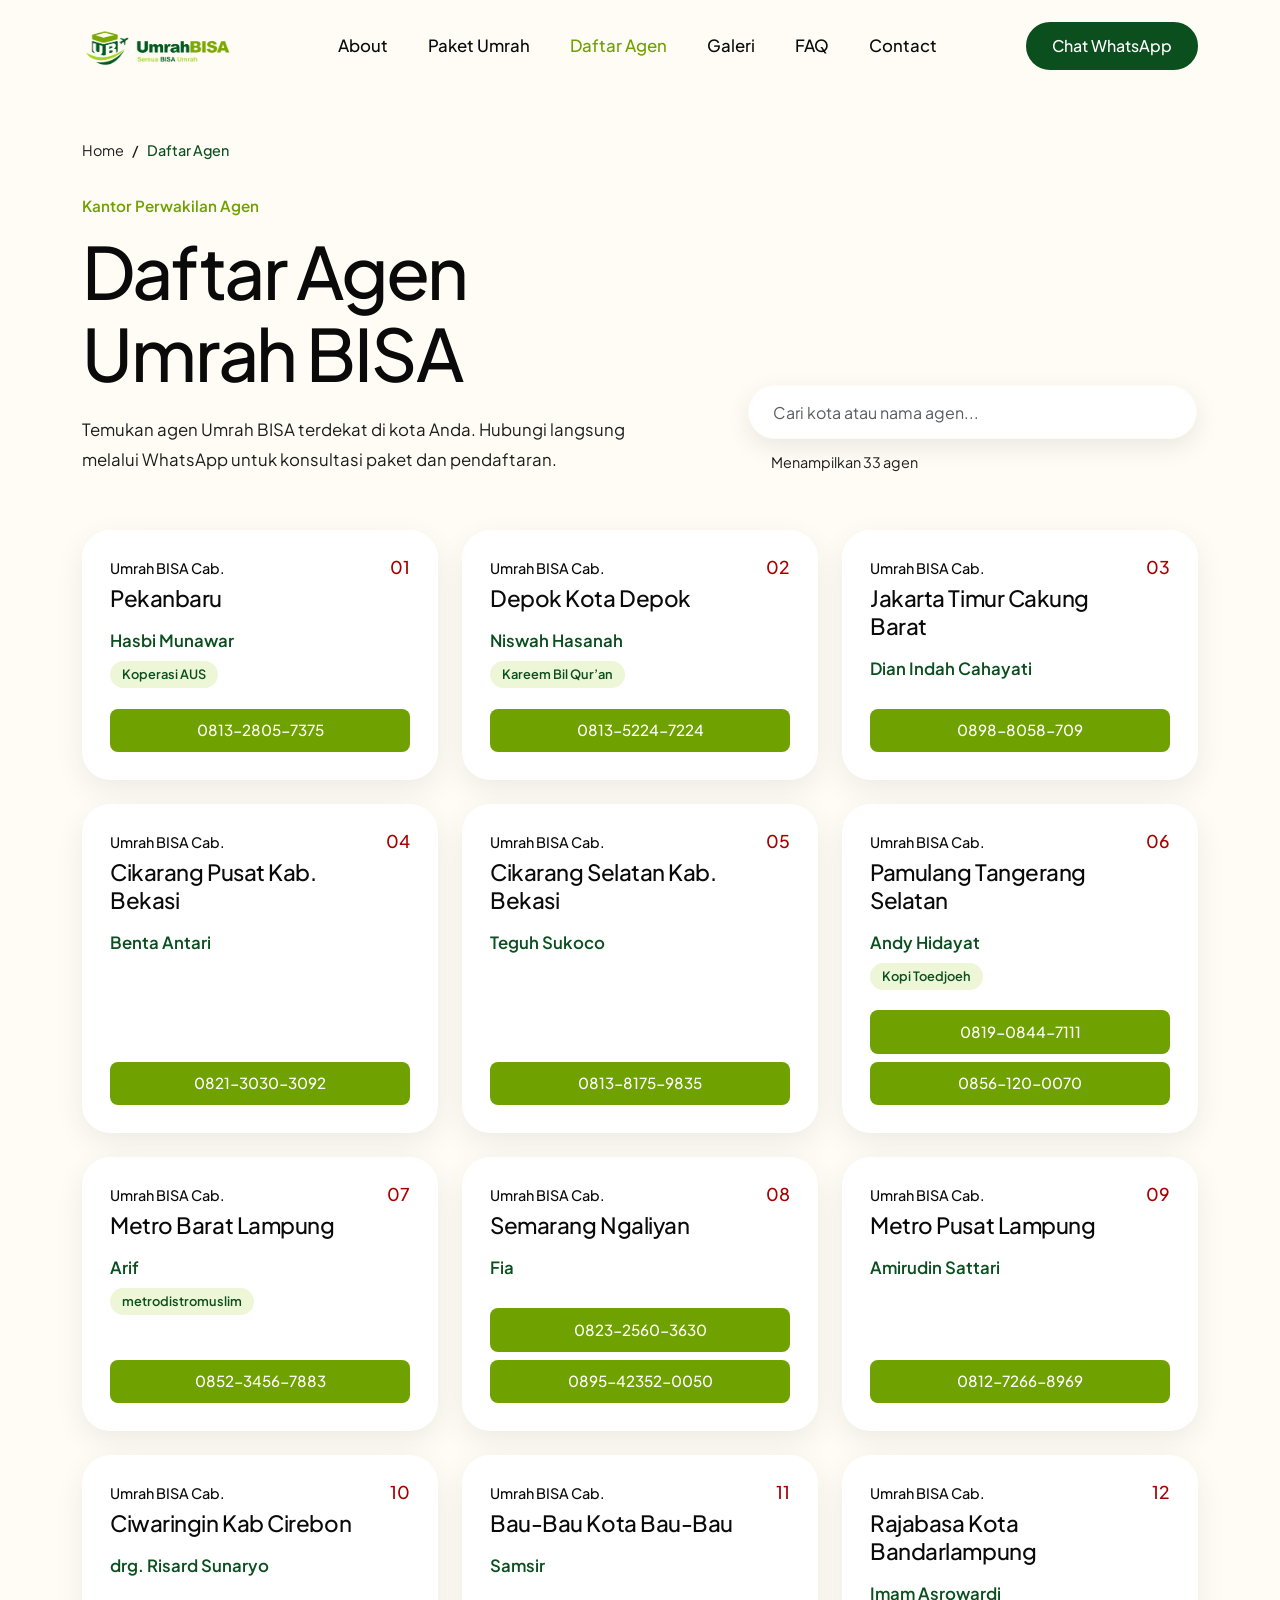
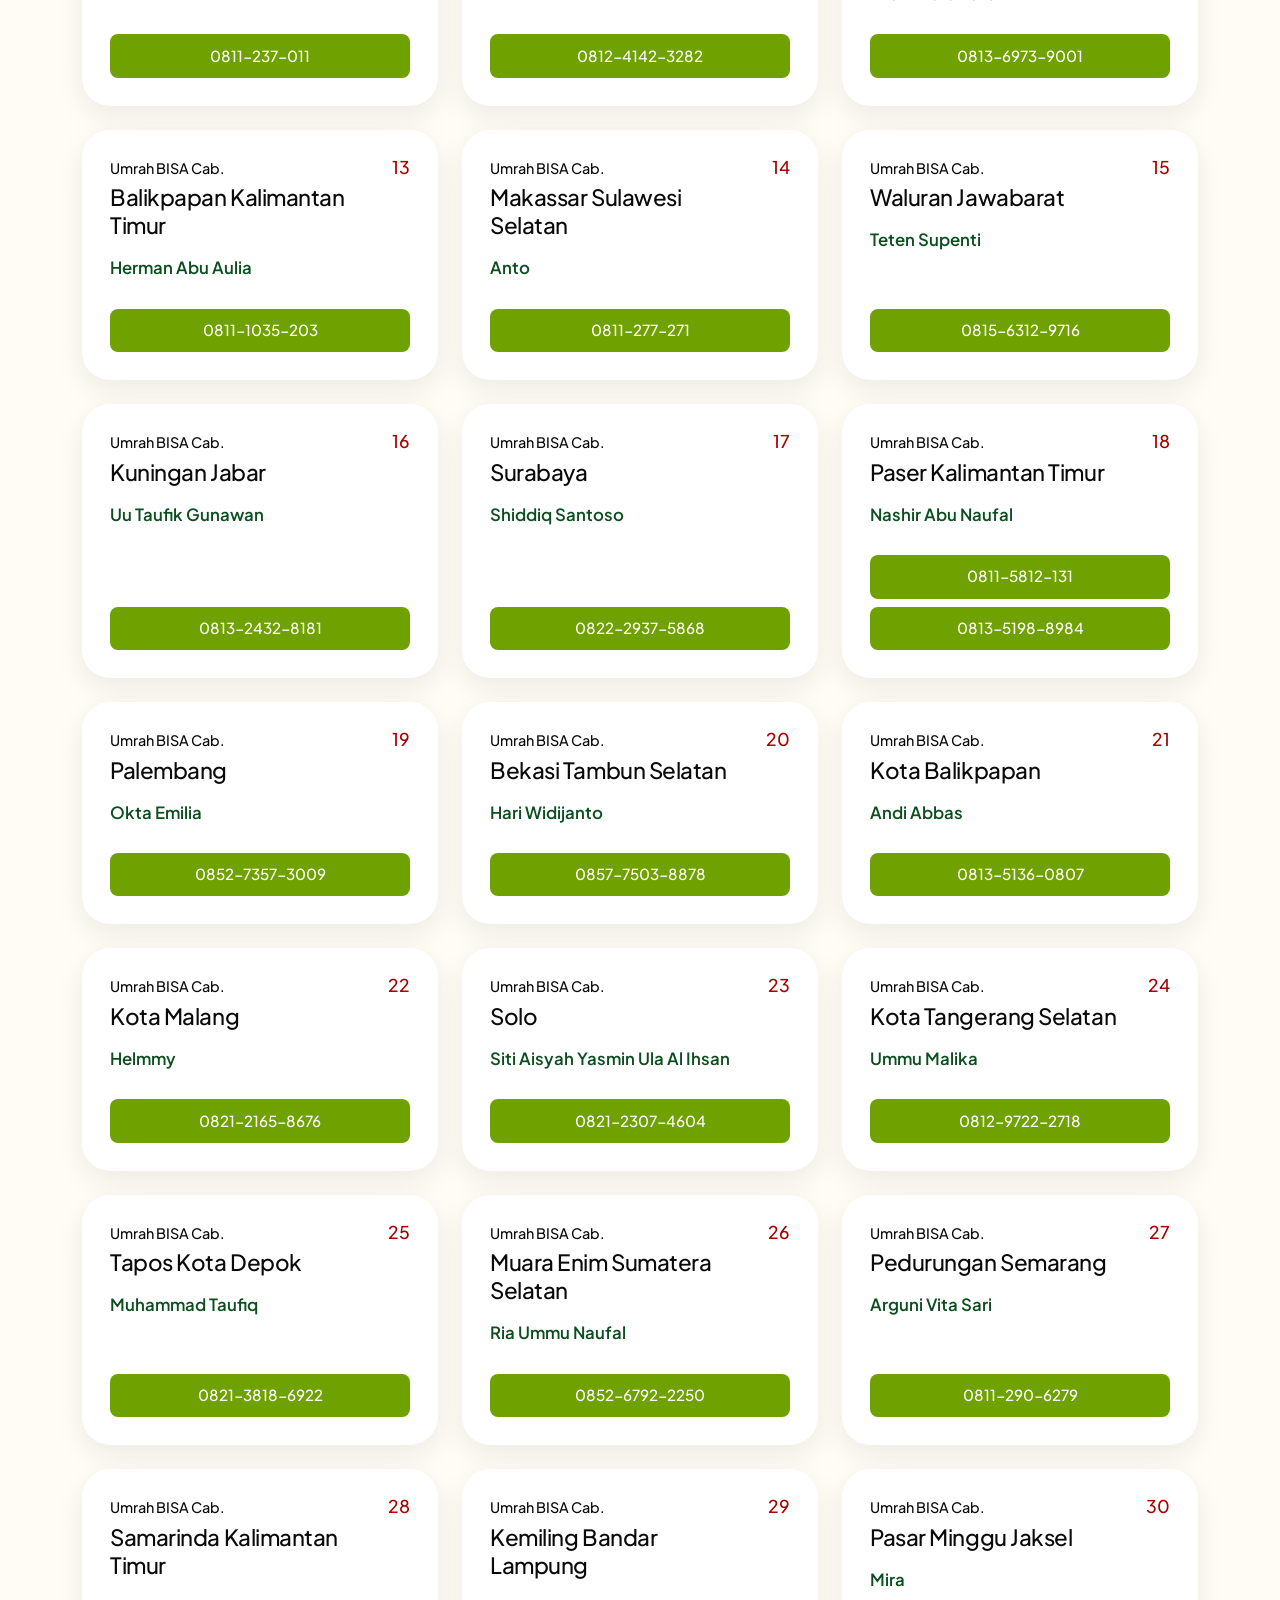
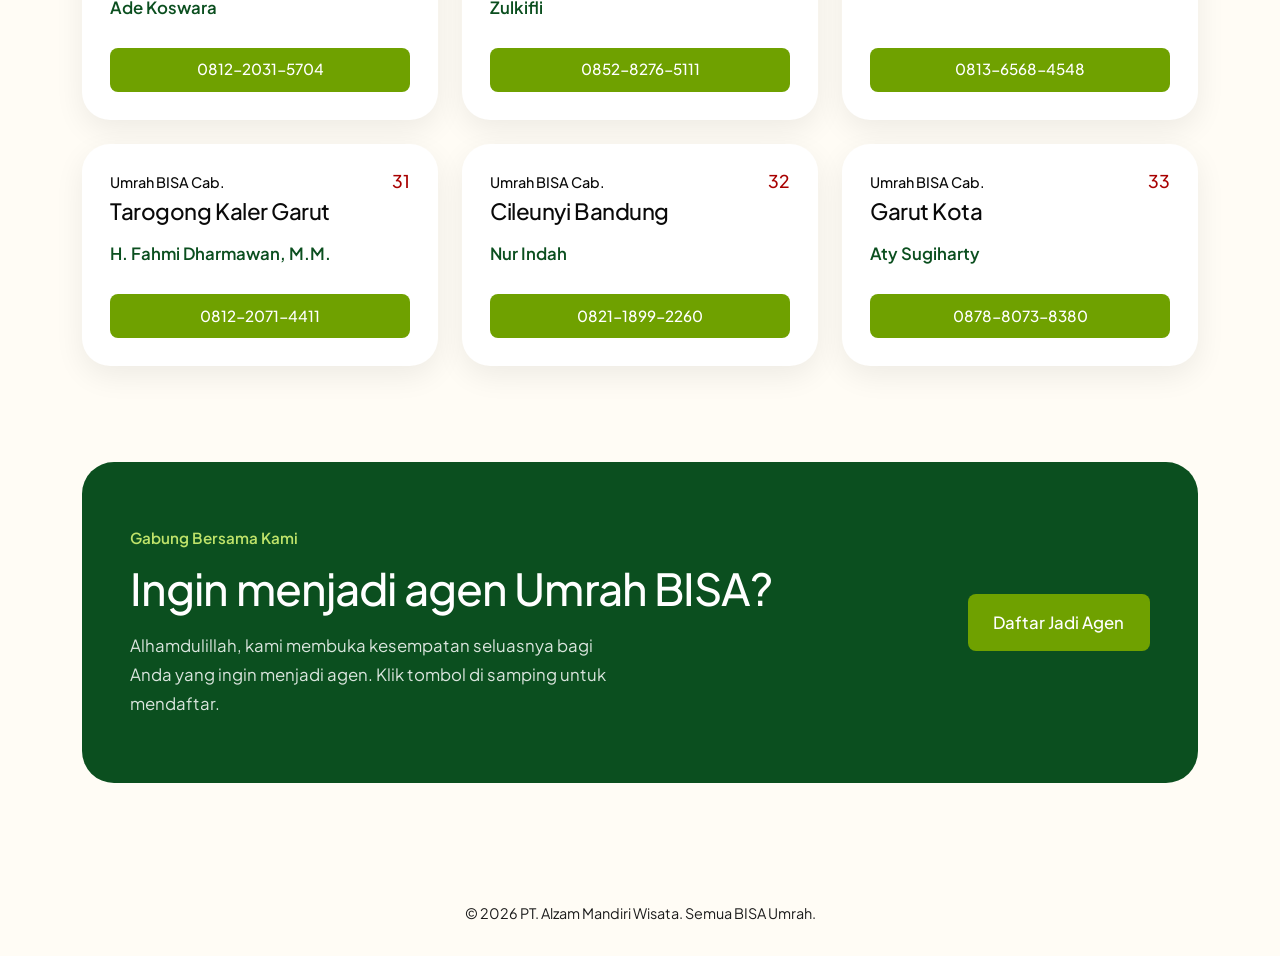
<file: pages/daftar-agen.html>
<!DOCTYPE html>
<html lang="id">
<head>
    <meta charset="UTF-8">
    <meta name="viewport" content="width=device-width, initial-scale=1">
    <meta name="description" content="Daftar agen resmi Umrah BISA di berbagai kota. Cari agen terdekat dan hubungi langsung lewat WhatsApp.">
    <meta name="theme-color" content="#0b4f1f">
    <link rel="icon" type="image/png" href="../assets/img/favicon.png">

    <!-- Open Graph (pratinjau saat link dibagikan di WhatsApp/Facebook) -->
    <meta property="og:type" content="website">
    <meta property="og:locale" content="id_ID">
    <meta property="og:site_name" content="UmrahBISA">
    <meta property="og:title" content="Daftar Agen - UmrahBISA">
    <meta property="og:description" content="Daftar agen resmi Umrah BISA di berbagai kota. Cari agen terdekat dan hubungi langsung lewat WhatsApp.">
    <!-- Setelah website online, tambahkan gambar pratinjau dengan URL ABSOLUT:
    <meta property="og:image" content="https://DOMAIN-ANDA/assets/img/hero-image.jpg"> -->
    <title>Daftar Agen - UmrahBISA</title>
    
    <link rel="preconnect" href="https://fonts.googleapis.com">
    <link rel="preconnect" href="https://fonts.gstatic.com" crossorigin>
    <link href="https://fonts.googleapis.com/css2?family=Plus+Jakarta+Sans:wght@400;500;600;700&display=swap" rel="stylesheet">
    <link href="https://cdn.jsdelivr.net/npm/bootstrap@5.3.3/dist/css/bootstrap.min.css" rel="stylesheet">
    <link rel="stylesheet" href="../css/base.css">
    <link rel="stylesheet" href="../css/daftar-agen.css">
</head>
<body>

<!-- ================= NAVBAR ================= -->
<nav class="navbar navbar-expand-lg sticky-top">
    <div class="container">
        <a href="../index.html" class="navbar-brand fw-bold fs-4">
            <img src="../assets/img/LogoUmrahBisa.png" alt="UmrahBISA - Semua BISA Umrah" id="logo">
        </a>

        <button class="navbar-toggler" type="button" data-bs-toggle="collapse"
            data-bs-target="#navMenu" aria-controls="navMenu" aria-expanded="false"
            aria-label="Buka menu">
            <span class="navbar-toggler-icon"></span>
        </button>

        <div class="collapse navbar-collapse" id="navMenu">
            <ul class="navbar-nav mx-auto mb-2 mb-lg-0 gap-lg-4">
                <li class="nav-item"><a class="nav-link" href="about.html">About</a></li>
                <li class="nav-item"><a class="nav-link" href="paket-umrah.html">Paket Umrah</a></li>
                <li class="nav-item"><a class="nav-link active" aria-current="page" href="daftar-agen.html">Daftar Agen</a></li>
                <li class="nav-item"><a class="nav-link" href="galeri.html">Galeri</a></li>
                <li class="nav-item"><a class="nav-link" href="../index.html#faq">FAQ</a></li>
                <li class="nav-item"><a class="nav-link" href="../index.html#contact">Contact</a></li>
            </ul>

            <a href="https://wa.me/628159888154" class="btn btn-wa rounded-pill px-4" target="_blank" rel="noopener">
                Chat WhatsApp
            </a>
        </div>
    </div>
</nav>

<main>

<!-- ================= PAGE HEADER ================= -->
<section class="page-header">
    <div class="container">
        <nav aria-label="breadcrumb">
            <ol class="breadcrumb page-breadcrumb">
                <li class="breadcrumb-item"><a href="../index.html">Home</a></li>
                <li class="breadcrumb-item active" aria-current="page">Daftar Agen</li>
            </ol>
        </nav>

        <div class="row align-items-end g-4">
            <div class="col-lg-7">
                <span class="section-label">Kantor Perwakilan Agen</span>
                <h1 class="page-title">Daftar Agen<br>Umrah BISA</h1>
                <p class="section-desc mb-0">
                    Temukan agen Umrah BISA terdekat di kota Anda. Hubungi langsung
                    melalui WhatsApp untuk konsultasi paket dan pendaftaran.
                </p>
            </div>

            <div class="col-lg-5">
                <label for="agentSearch" class="visually-hidden">Cari agen</label>
                <div class="agent-search">
                    <input type="search" id="agentSearch" class="form-control"
                        placeholder="Cari kota atau nama agen..." autocomplete="off">
                </div>
                <p class="agent-count" id="agentCount" aria-live="polite">Menampilkan 33 agen</p>
            </div>
        </div>
    </div>
</section>

<!-- ================= DAFTAR AGEN ================= -->
<section class="section pt-0" id="daftar">
    <div class="container">
        <div class="row g-4" id="agentGrid">
                <div class="col-md-6 col-lg-4 agent-item" data-search="pekanbaru hasbi munawar koperasi aus">
                    <article class="agent-card h-100">
                        <span class="agent-number">01</span>
                        <small class="package-label">Umrah BISA Cab.</small>
                        <h3 class="agent-city">Pekanbaru</h3>
                        <p class="agent-name">Hasbi Munawar</p>
                        <span class="agent-org">Koperasi AUS</span>
                        <div class="agent-contacts">
                            <a href="https://wa.me/6281328057375?text=Assalamualaikum%2C%20saya%20ingin%20info%20paket%20umrah" class="agent-phone" target="_blank" rel="noopener">0813-2805-7375</a>
                        </div>
                    </article>
                </div>
                <div class="col-md-6 col-lg-4 agent-item" data-search="depok kota depok niswah hasanah kareem bil qur’an">
                    <article class="agent-card h-100">
                        <span class="agent-number">02</span>
                        <small class="package-label">Umrah BISA Cab.</small>
                        <h3 class="agent-city">Depok Kota Depok</h3>
                        <p class="agent-name">Niswah Hasanah</p>
                        <span class="agent-org">Kareem Bil Qur’an</span>
                        <div class="agent-contacts">
                            <a href="https://wa.me/6281352247224?text=Assalamualaikum%2C%20saya%20ingin%20info%20paket%20umrah" class="agent-phone" target="_blank" rel="noopener">0813-5224-7224</a>
                        </div>
                    </article>
                </div>
                <div class="col-md-6 col-lg-4 agent-item" data-search="jakarta timur cakung barat dian indah cahayati ">
                    <article class="agent-card h-100">
                        <span class="agent-number">03</span>
                        <small class="package-label">Umrah BISA Cab.</small>
                        <h3 class="agent-city">Jakarta Timur Cakung Barat</h3>
                        <p class="agent-name">Dian Indah Cahayati</p>
                        
                        <div class="agent-contacts">
                            <a href="https://wa.me/628988058709?text=Assalamualaikum%2C%20saya%20ingin%20info%20paket%20umrah" class="agent-phone" target="_blank" rel="noopener">0898-8058-709</a>
                        </div>
                    </article>
                </div>
                <div class="col-md-6 col-lg-4 agent-item" data-search="cikarang pusat kab. bekasi benta antari ">
                    <article class="agent-card h-100">
                        <span class="agent-number">04</span>
                        <small class="package-label">Umrah BISA Cab.</small>
                        <h3 class="agent-city">Cikarang Pusat Kab. Bekasi</h3>
                        <p class="agent-name">Benta Antari</p>
                        
                        <div class="agent-contacts">
                            <a href="https://wa.me/6282130303092?text=Assalamualaikum%2C%20saya%20ingin%20info%20paket%20umrah" class="agent-phone" target="_blank" rel="noopener">0821-3030-3092</a>
                        </div>
                    </article>
                </div>
                <div class="col-md-6 col-lg-4 agent-item" data-search="cikarang selatan kab. bekasi teguh sukoco ">
                    <article class="agent-card h-100">
                        <span class="agent-number">05</span>
                        <small class="package-label">Umrah BISA Cab.</small>
                        <h3 class="agent-city">Cikarang Selatan Kab. Bekasi</h3>
                        <p class="agent-name">Teguh Sukoco</p>
                        
                        <div class="agent-contacts">
                            <a href="https://wa.me/6281381759835?text=Assalamualaikum%2C%20saya%20ingin%20info%20paket%20umrah" class="agent-phone" target="_blank" rel="noopener">0813-8175-9835</a>
                        </div>
                    </article>
                </div>
                <div class="col-md-6 col-lg-4 agent-item" data-search="pamulang tangerang selatan andy hidayat kopi toedjoeh">
                    <article class="agent-card h-100">
                        <span class="agent-number">06</span>
                        <small class="package-label">Umrah BISA Cab.</small>
                        <h3 class="agent-city">Pamulang Tangerang Selatan</h3>
                        <p class="agent-name">Andy Hidayat</p>
                        <span class="agent-org">Kopi Toedjoeh</span>
                        <div class="agent-contacts">
                            <a href="https://wa.me/6281908447111?text=Assalamualaikum%2C%20saya%20ingin%20info%20paket%20umrah" class="agent-phone" target="_blank" rel="noopener">0819-0844-7111</a>
                            <a href="https://wa.me/628561200070?text=Assalamualaikum%2C%20saya%20ingin%20info%20paket%20umrah" class="agent-phone" target="_blank" rel="noopener">0856-120-0070</a>
                        </div>
                    </article>
                </div>
                <div class="col-md-6 col-lg-4 agent-item" data-search="metro barat lampung arif metrodistromuslim">
                    <article class="agent-card h-100">
                        <span class="agent-number">07</span>
                        <small class="package-label">Umrah BISA Cab.</small>
                        <h3 class="agent-city">Metro Barat Lampung</h3>
                        <p class="agent-name">Arif</p>
                        <span class="agent-org">metrodistromuslim</span>
                        <div class="agent-contacts">
                            <a href="https://wa.me/6285234567883?text=Assalamualaikum%2C%20saya%20ingin%20info%20paket%20umrah" class="agent-phone" target="_blank" rel="noopener">0852-3456-7883</a>
                        </div>
                    </article>
                </div>
                <div class="col-md-6 col-lg-4 agent-item" data-search="semarang ngaliyan fia ">
                    <article class="agent-card h-100">
                        <span class="agent-number">08</span>
                        <small class="package-label">Umrah BISA Cab.</small>
                        <h3 class="agent-city">Semarang Ngaliyan</h3>
                        <p class="agent-name">Fia</p>
                        
                        <div class="agent-contacts">
                            <a href="https://wa.me/6282325603630?text=Assalamualaikum%2C%20saya%20ingin%20info%20paket%20umrah" class="agent-phone" target="_blank" rel="noopener">0823-2560-3630</a>
                            <a href="https://wa.me/62895423520050?text=Assalamualaikum%2C%20saya%20ingin%20info%20paket%20umrah" class="agent-phone" target="_blank" rel="noopener">0895-42352-0050</a>
                        </div>
                    </article>
                </div>
                <div class="col-md-6 col-lg-4 agent-item" data-search="metro pusat lampung amirudin sattari ">
                    <article class="agent-card h-100">
                        <span class="agent-number">09</span>
                        <small class="package-label">Umrah BISA Cab.</small>
                        <h3 class="agent-city">Metro Pusat Lampung</h3>
                        <p class="agent-name">Amirudin Sattari</p>
                        
                        <div class="agent-contacts">
                            <a href="https://wa.me/6281272668969?text=Assalamualaikum%2C%20saya%20ingin%20info%20paket%20umrah" class="agent-phone" target="_blank" rel="noopener">0812-7266-8969</a>
                        </div>
                    </article>
                </div>
                <div class="col-md-6 col-lg-4 agent-item" data-search="ciwaringin kab cirebon drg. risard sunaryo ">
                    <article class="agent-card h-100">
                        <span class="agent-number">10</span>
                        <small class="package-label">Umrah BISA Cab.</small>
                        <h3 class="agent-city">Ciwaringin Kab Cirebon</h3>
                        <p class="agent-name">drg. Risard Sunaryo</p>
                        
                        <div class="agent-contacts">
                            <a href="https://wa.me/62811237011?text=Assalamualaikum%2C%20saya%20ingin%20info%20paket%20umrah" class="agent-phone" target="_blank" rel="noopener">0811-237-011</a>
                        </div>
                    </article>
                </div>
                <div class="col-md-6 col-lg-4 agent-item" data-search="bau-bau kota bau-bau samsir ">
                    <article class="agent-card h-100">
                        <span class="agent-number">11</span>
                        <small class="package-label">Umrah BISA Cab.</small>
                        <h3 class="agent-city">Bau-Bau Kota Bau-Bau</h3>
                        <p class="agent-name">Samsir</p>
                        
                        <div class="agent-contacts">
                            <a href="https://wa.me/6281241423282?text=Assalamualaikum%2C%20saya%20ingin%20info%20paket%20umrah" class="agent-phone" target="_blank" rel="noopener">0812-4142-3282</a>
                        </div>
                    </article>
                </div>
                <div class="col-md-6 col-lg-4 agent-item" data-search="rajabasa kota bandarlampung imam asrowardi ">
                    <article class="agent-card h-100">
                        <span class="agent-number">12</span>
                        <small class="package-label">Umrah BISA Cab.</small>
                        <h3 class="agent-city">Rajabasa Kota Bandarlampung</h3>
                        <p class="agent-name">Imam Asrowardi</p>
                        
                        <div class="agent-contacts">
                            <a href="https://wa.me/6281369739001?text=Assalamualaikum%2C%20saya%20ingin%20info%20paket%20umrah" class="agent-phone" target="_blank" rel="noopener">0813-6973-9001</a>
                        </div>
                    </article>
                </div>
                <div class="col-md-6 col-lg-4 agent-item" data-search="balikpapan kalimantan timur herman abu aulia ">
                    <article class="agent-card h-100">
                        <span class="agent-number">13</span>
                        <small class="package-label">Umrah BISA Cab.</small>
                        <h3 class="agent-city">Balikpapan Kalimantan Timur</h3>
                        <p class="agent-name">Herman Abu Aulia</p>
                        
                        <div class="agent-contacts">
                            <a href="https://wa.me/628111035203?text=Assalamualaikum%2C%20saya%20ingin%20info%20paket%20umrah" class="agent-phone" target="_blank" rel="noopener">0811-1035-203</a>
                        </div>
                    </article>
                </div>
                <div class="col-md-6 col-lg-4 agent-item" data-search="makassar sulawesi selatan anto ">
                    <article class="agent-card h-100">
                        <span class="agent-number">14</span>
                        <small class="package-label">Umrah BISA Cab.</small>
                        <h3 class="agent-city">Makassar Sulawesi Selatan</h3>
                        <p class="agent-name">Anto</p>
                        
                        <div class="agent-contacts">
                            <a href="https://wa.me/62811277271?text=Assalamualaikum%2C%20saya%20ingin%20info%20paket%20umrah" class="agent-phone" target="_blank" rel="noopener">0811-277-271</a>
                        </div>
                    </article>
                </div>
                <div class="col-md-6 col-lg-4 agent-item" data-search="waluran jawabarat teten supenti ">
                    <article class="agent-card h-100">
                        <span class="agent-number">15</span>
                        <small class="package-label">Umrah BISA Cab.</small>
                        <h3 class="agent-city">Waluran Jawabarat</h3>
                        <p class="agent-name">Teten Supenti</p>
                        
                        <div class="agent-contacts">
                            <a href="https://wa.me/6281563129716?text=Assalamualaikum%2C%20saya%20ingin%20info%20paket%20umrah" class="agent-phone" target="_blank" rel="noopener">0815-6312-9716</a>
                        </div>
                    </article>
                </div>
                <div class="col-md-6 col-lg-4 agent-item" data-search="kuningan jabar uu taufik gunawan ">
                    <article class="agent-card h-100">
                        <span class="agent-number">16</span>
                        <small class="package-label">Umrah BISA Cab.</small>
                        <h3 class="agent-city">Kuningan Jabar</h3>
                        <p class="agent-name">Uu Taufik Gunawan</p>
                        
                        <div class="agent-contacts">
                            <a href="https://wa.me/6281324328181?text=Assalamualaikum%2C%20saya%20ingin%20info%20paket%20umrah" class="agent-phone" target="_blank" rel="noopener">0813-2432-8181</a>
                        </div>
                    </article>
                </div>
                <div class="col-md-6 col-lg-4 agent-item" data-search="surabaya shiddiq santoso ">
                    <article class="agent-card h-100">
                        <span class="agent-number">17</span>
                        <small class="package-label">Umrah BISA Cab.</small>
                        <h3 class="agent-city">Surabaya</h3>
                        <p class="agent-name">Shiddiq Santoso</p>
                        
                        <div class="agent-contacts">
                            <a href="https://wa.me/6282229375868?text=Assalamualaikum%2C%20saya%20ingin%20info%20paket%20umrah" class="agent-phone" target="_blank" rel="noopener">0822-2937-5868</a>
                        </div>
                    </article>
                </div>
                <div class="col-md-6 col-lg-4 agent-item" data-search="paser kalimantan timur nashir abu naufal ">
                    <article class="agent-card h-100">
                        <span class="agent-number">18</span>
                        <small class="package-label">Umrah BISA Cab.</small>
                        <h3 class="agent-city">Paser Kalimantan Timur</h3>
                        <p class="agent-name">Nashir Abu Naufal</p>
                        
                        <div class="agent-contacts">
                            <a href="https://wa.me/628115812131?text=Assalamualaikum%2C%20saya%20ingin%20info%20paket%20umrah" class="agent-phone" target="_blank" rel="noopener">0811-5812-131</a>
                            <a href="https://wa.me/6281351988984?text=Assalamualaikum%2C%20saya%20ingin%20info%20paket%20umrah" class="agent-phone" target="_blank" rel="noopener">0813-5198-8984</a>
                        </div>
                    </article>
                </div>
                <div class="col-md-6 col-lg-4 agent-item" data-search="palembang okta emilia ">
                    <article class="agent-card h-100">
                        <span class="agent-number">19</span>
                        <small class="package-label">Umrah BISA Cab.</small>
                        <h3 class="agent-city">Palembang</h3>
                        <p class="agent-name">Okta Emilia</p>
                        
                        <div class="agent-contacts">
                            <a href="https://wa.me/6285273573009?text=Assalamualaikum%2C%20saya%20ingin%20info%20paket%20umrah" class="agent-phone" target="_blank" rel="noopener">0852-7357-3009</a>
                        </div>
                    </article>
                </div>
                <div class="col-md-6 col-lg-4 agent-item" data-search="bekasi tambun selatan hari widijanto ">
                    <article class="agent-card h-100">
                        <span class="agent-number">20</span>
                        <small class="package-label">Umrah BISA Cab.</small>
                        <h3 class="agent-city">Bekasi Tambun Selatan</h3>
                        <p class="agent-name">Hari Widijanto</p>
                        
                        <div class="agent-contacts">
                            <a href="https://wa.me/6285775038878?text=Assalamualaikum%2C%20saya%20ingin%20info%20paket%20umrah" class="agent-phone" target="_blank" rel="noopener">0857-7503-8878</a>
                        </div>
                    </article>
                </div>
                <div class="col-md-6 col-lg-4 agent-item" data-search="kota balikpapan andi abbas ">
                    <article class="agent-card h-100">
                        <span class="agent-number">21</span>
                        <small class="package-label">Umrah BISA Cab.</small>
                        <h3 class="agent-city">Kota Balikpapan</h3>
                        <p class="agent-name">Andi Abbas</p>
                        
                        <div class="agent-contacts">
                            <a href="https://wa.me/6281351360807?text=Assalamualaikum%2C%20saya%20ingin%20info%20paket%20umrah" class="agent-phone" target="_blank" rel="noopener">0813-5136-0807</a>
                        </div>
                    </article>
                </div>
                <div class="col-md-6 col-lg-4 agent-item" data-search="kota malang helmmy ">
                    <article class="agent-card h-100">
                        <span class="agent-number">22</span>
                        <small class="package-label">Umrah BISA Cab.</small>
                        <h3 class="agent-city">Kota Malang</h3>
                        <p class="agent-name">Helmmy</p>
                        
                        <div class="agent-contacts">
                            <a href="https://wa.me/6282121658676?text=Assalamualaikum%2C%20saya%20ingin%20info%20paket%20umrah" class="agent-phone" target="_blank" rel="noopener">0821-2165-8676</a>
                        </div>
                    </article>
                </div>
                <div class="col-md-6 col-lg-4 agent-item" data-search="solo siti aisyah yasmin ula al ihsan ">
                    <article class="agent-card h-100">
                        <span class="agent-number">23</span>
                        <small class="package-label">Umrah BISA Cab.</small>
                        <h3 class="agent-city">Solo</h3>
                        <p class="agent-name">Siti Aisyah Yasmin Ula Al Ihsan</p>
                        
                        <div class="agent-contacts">
                            <a href="https://wa.me/6282123074604?text=Assalamualaikum%2C%20saya%20ingin%20info%20paket%20umrah" class="agent-phone" target="_blank" rel="noopener">0821-2307-4604</a>
                        </div>
                    </article>
                </div>
                <div class="col-md-6 col-lg-4 agent-item" data-search="kota tangerang selatan ummu malika ">
                    <article class="agent-card h-100">
                        <span class="agent-number">24</span>
                        <small class="package-label">Umrah BISA Cab.</small>
                        <h3 class="agent-city">Kota Tangerang Selatan</h3>
                        <p class="agent-name">Ummu Malika</p>
                        
                        <div class="agent-contacts">
                            <a href="https://wa.me/6281297222718?text=Assalamualaikum%2C%20saya%20ingin%20info%20paket%20umrah" class="agent-phone" target="_blank" rel="noopener">0812-9722-2718</a>
                        </div>
                    </article>
                </div>
                <div class="col-md-6 col-lg-4 agent-item" data-search="tapos kota depok muhammad taufiq ">
                    <article class="agent-card h-100">
                        <span class="agent-number">25</span>
                        <small class="package-label">Umrah BISA Cab.</small>
                        <h3 class="agent-city">Tapos Kota Depok</h3>
                        <p class="agent-name">Muhammad Taufiq</p>
                        
                        <div class="agent-contacts">
                            <a href="https://wa.me/6282138186922?text=Assalamualaikum%2C%20saya%20ingin%20info%20paket%20umrah" class="agent-phone" target="_blank" rel="noopener">0821-3818-6922</a>
                        </div>
                    </article>
                </div>
                <div class="col-md-6 col-lg-4 agent-item" data-search="muara enim sumatera selatan ria ummu naufal ">
                    <article class="agent-card h-100">
                        <span class="agent-number">26</span>
                        <small class="package-label">Umrah BISA Cab.</small>
                        <h3 class="agent-city">Muara Enim Sumatera Selatan</h3>
                        <p class="agent-name">Ria Ummu Naufal</p>
                        
                        <div class="agent-contacts">
                            <a href="https://wa.me/6285267922250?text=Assalamualaikum%2C%20saya%20ingin%20info%20paket%20umrah" class="agent-phone" target="_blank" rel="noopener">0852-6792-2250</a>
                        </div>
                    </article>
                </div>
                <div class="col-md-6 col-lg-4 agent-item" data-search="pedurungan semarang arguni vita sari ">
                    <article class="agent-card h-100">
                        <span class="agent-number">27</span>
                        <small class="package-label">Umrah BISA Cab.</small>
                        <h3 class="agent-city">Pedurungan Semarang</h3>
                        <p class="agent-name">Arguni Vita Sari</p>
                        
                        <div class="agent-contacts">
                            <a href="https://wa.me/628112906279?text=Assalamualaikum%2C%20saya%20ingin%20info%20paket%20umrah" class="agent-phone" target="_blank" rel="noopener">0811-290-6279</a>
                        </div>
                    </article>
                </div>
                <div class="col-md-6 col-lg-4 agent-item" data-search="samarinda kalimantan timur ade koswara ">
                    <article class="agent-card h-100">
                        <span class="agent-number">28</span>
                        <small class="package-label">Umrah BISA Cab.</small>
                        <h3 class="agent-city">Samarinda Kalimantan Timur</h3>
                        <p class="agent-name">Ade Koswara</p>
                        
                        <div class="agent-contacts">
                            <a href="https://wa.me/6281220315704?text=Assalamualaikum%2C%20saya%20ingin%20info%20paket%20umrah" class="agent-phone" target="_blank" rel="noopener">0812-2031-5704</a>
                        </div>
                    </article>
                </div>
                <div class="col-md-6 col-lg-4 agent-item" data-search="kemiling bandar lampung zulkifli ">
                    <article class="agent-card h-100">
                        <span class="agent-number">29</span>
                        <small class="package-label">Umrah BISA Cab.</small>
                        <h3 class="agent-city">Kemiling Bandar Lampung</h3>
                        <p class="agent-name">Zulkifli</p>
                        
                        <div class="agent-contacts">
                            <a href="https://wa.me/6285282765111?text=Assalamualaikum%2C%20saya%20ingin%20info%20paket%20umrah" class="agent-phone" target="_blank" rel="noopener">0852-8276-5111</a>
                        </div>
                    </article>
                </div>
                <div class="col-md-6 col-lg-4 agent-item" data-search="pasar minggu jaksel mira ">
                    <article class="agent-card h-100">
                        <span class="agent-number">30</span>
                        <small class="package-label">Umrah BISA Cab.</small>
                        <h3 class="agent-city">Pasar Minggu Jaksel</h3>
                        <p class="agent-name">Mira</p>
                        
                        <div class="agent-contacts">
                            <a href="https://wa.me/6281365684548?text=Assalamualaikum%2C%20saya%20ingin%20info%20paket%20umrah" class="agent-phone" target="_blank" rel="noopener">0813-6568-4548</a>
                        </div>
                    </article>
                </div>
                <div class="col-md-6 col-lg-4 agent-item" data-search="tarogong kaler garut h. fahmi dharmawan, m.m. ">
                    <article class="agent-card h-100">
                        <span class="agent-number">31</span>
                        <small class="package-label">Umrah BISA Cab.</small>
                        <h3 class="agent-city">Tarogong Kaler Garut</h3>
                        <p class="agent-name">H. Fahmi Dharmawan, M.M.</p>
                        
                        <div class="agent-contacts">
                            <a href="https://wa.me/6281220714411?text=Assalamualaikum%2C%20saya%20ingin%20info%20paket%20umrah" class="agent-phone" target="_blank" rel="noopener">0812-2071-4411</a>
                        </div>
                    </article>
                </div>
                <div class="col-md-6 col-lg-4 agent-item" data-search="cileunyi bandung nur indah ">
                    <article class="agent-card h-100">
                        <span class="agent-number">32</span>
                        <small class="package-label">Umrah BISA Cab.</small>
                        <h3 class="agent-city">Cileunyi Bandung</h3>
                        <p class="agent-name">Nur Indah</p>
                        
                        <div class="agent-contacts">
                            <a href="https://wa.me/6282118992260?text=Assalamualaikum%2C%20saya%20ingin%20info%20paket%20umrah" class="agent-phone" target="_blank" rel="noopener">0821-1899-2260</a>
                        </div>
                    </article>
                </div>
                <div class="col-md-6 col-lg-4 agent-item" data-search="garut kota aty sugiharty ">
                    <article class="agent-card h-100">
                        <span class="agent-number">33</span>
                        <small class="package-label">Umrah BISA Cab.</small>
                        <h3 class="agent-city">Garut Kota</h3>
                        <p class="agent-name">Aty Sugiharty</p>
                        
                        <div class="agent-contacts">
                            <a href="https://wa.me/6287880738380?text=Assalamualaikum%2C%20saya%20ingin%20info%20paket%20umrah" class="agent-phone" target="_blank" rel="noopener">0878-8073-8380</a>
                        </div>
                    </article>
                </div>
        </div>

        <p class="agent-empty d-none" id="agentEmpty">
            Agen tidak ditemukan. Coba kata kunci lain atau hubungi kami melalui WhatsApp.
        </p>
    </div>
</section>

<!-- ================= JADI AGEN ================= -->
<section class="section pt-0" id="gabung">
    <div class="container">
        <div class="contact-box">
            <div class="row align-items-center g-5">
                <div class="col-lg-8">
                    <span class="section-label section-label-light">Gabung Bersama Kami</span>
                    <h2 class="contact-title">Ingin menjadi agen Umrah BISA?</h2>
                    <p class="contact-desc mb-0">
                        Alhamdulillah, kami membuka kesempatan seluasnya bagi Anda yang ingin
                        menjadi agen. Klik tombol di samping untuk mendaftar.
                    </p>
                </div>
                <div class="col-lg-4 text-lg-end">
                    <a href="https://umrahbisa.com/daftaragenumrahbisa/" class="btn btn-umrah btn-lg-custom" target="_blank" rel="noopener">
                        Daftar Jadi Agen
                    </a>
                </div>
            </div>
        </div>
    </div>
</section>

                
</main>

<footer class="site-footer">
    <div class="container text-center">
        <p class="mb-0">&copy; 2026 PT. Alzam Mandiri Wisata. Semua BISA Umrah.</p>
    </div>
</footer>

<script src="https://cdn.jsdelivr.net/npm/bootstrap@5.3.3/dist/js/bootstrap.bundle.min.js"></script>
<script src="../js/app.js"></script>
</body>
</html>
</file>
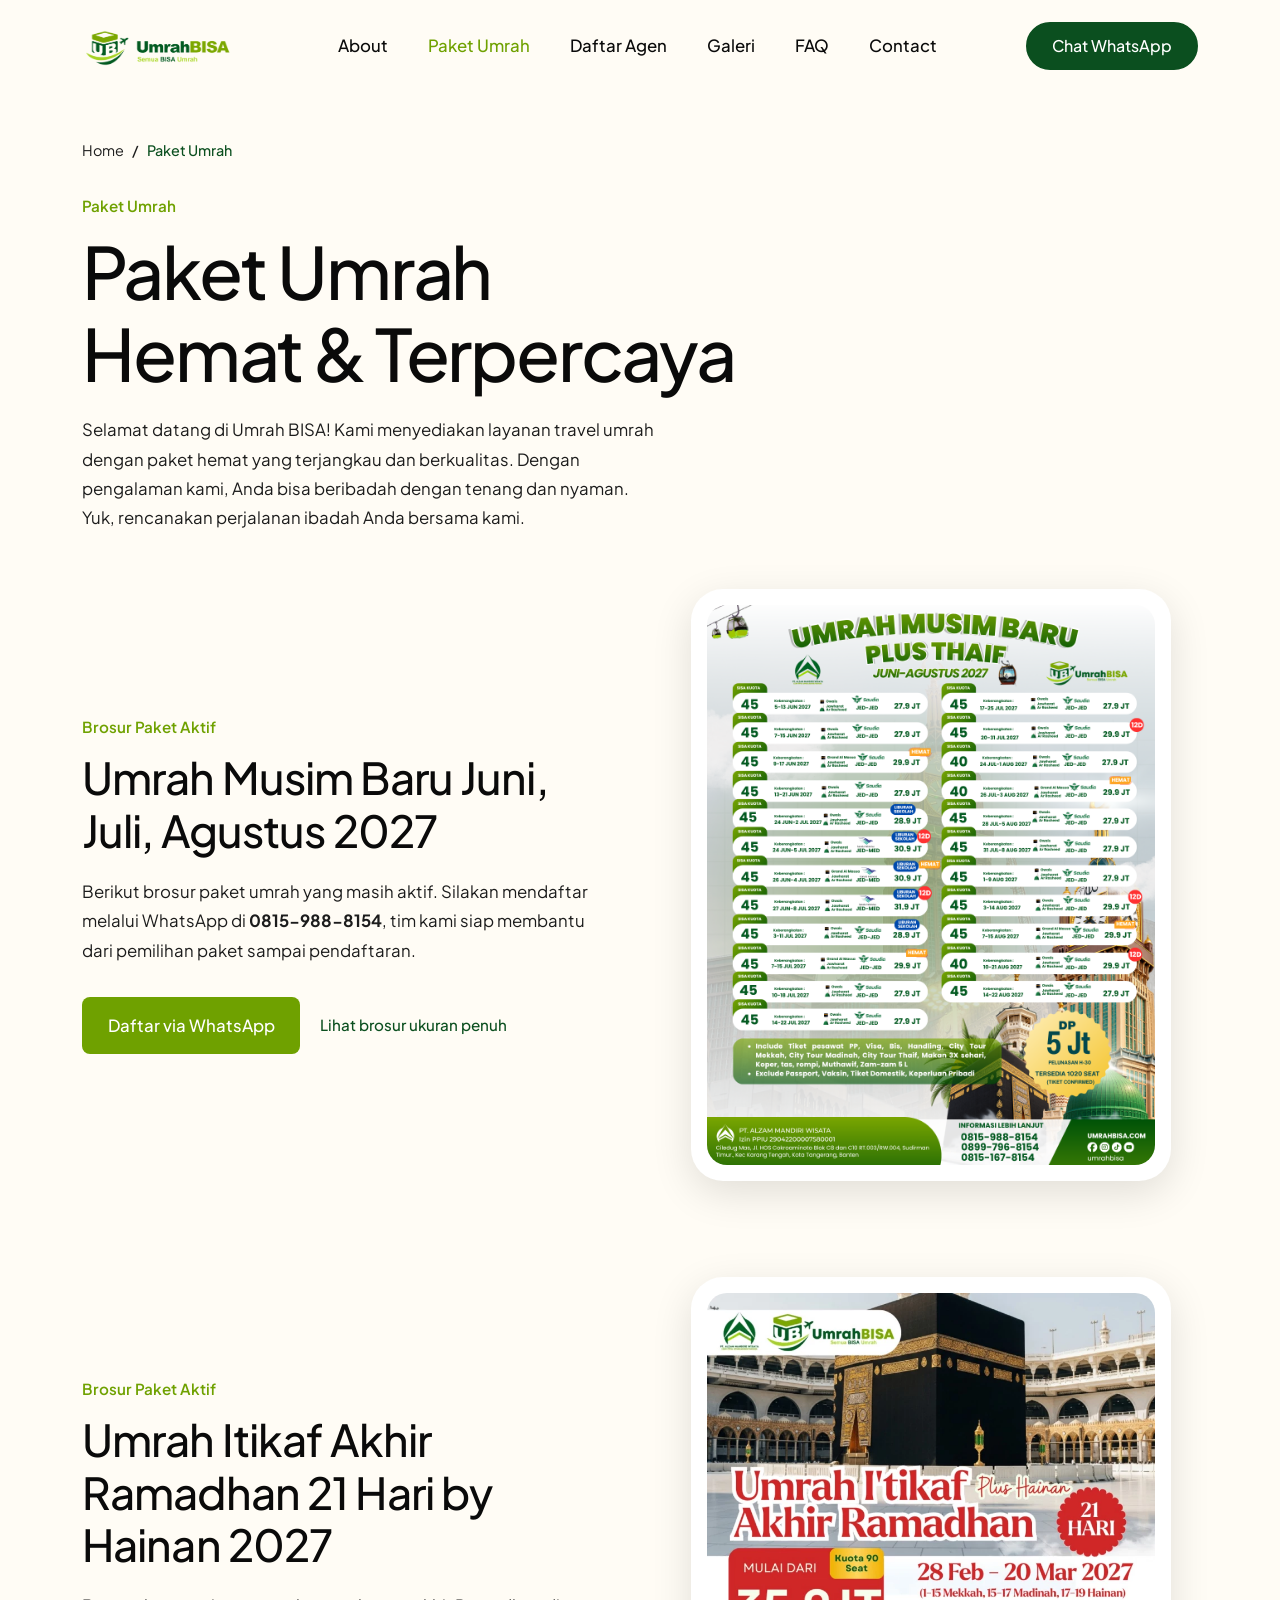
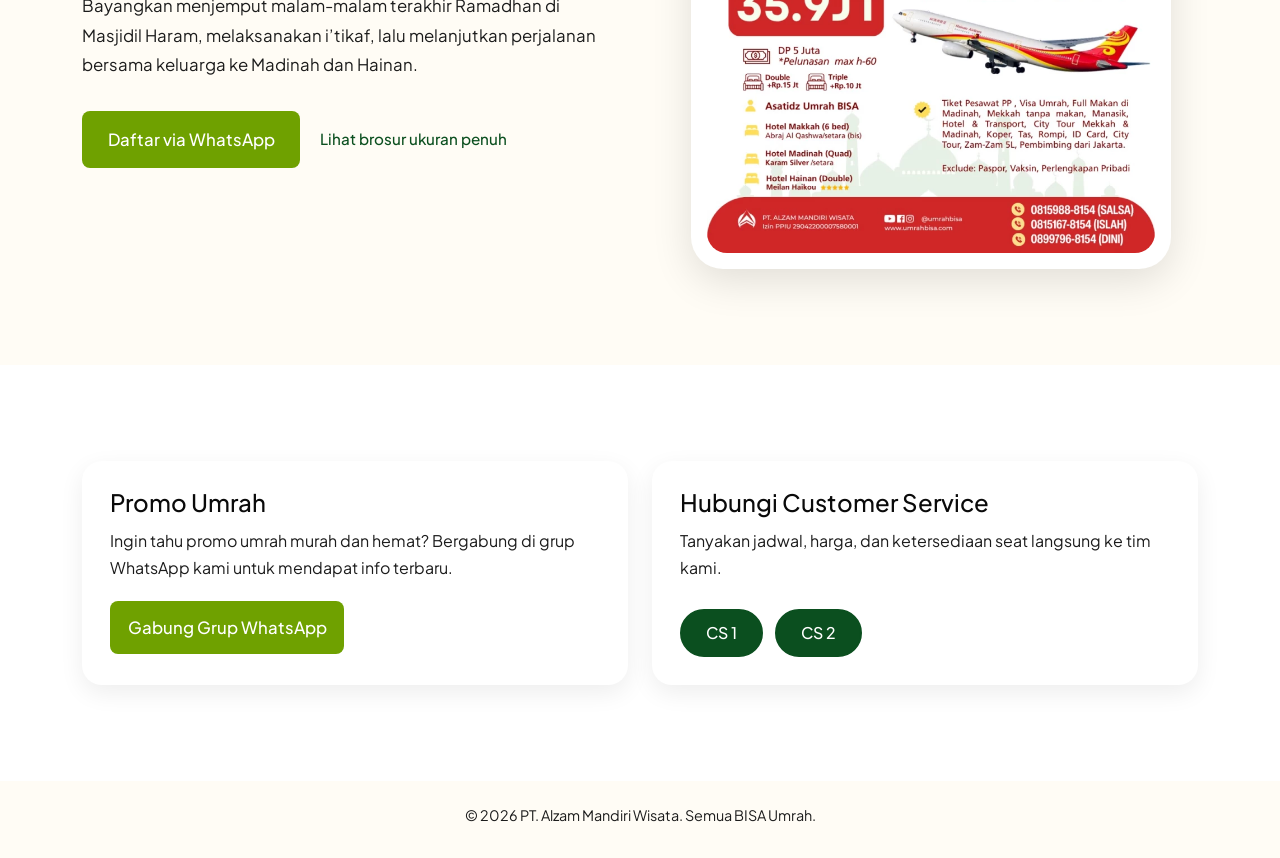
<file: pages/paket-umrah.html>
<!DOCTYPE html>
<html lang="id">
<head>
    <meta charset="UTF-8">
    <meta name="viewport" content="width=device-width, initial-scale=1">
    <meta name="description" content="Brosur paket umrah aktif UmrahBISA beserta cara mendaftar dan kontak customer service.">
    <meta name="theme-color" content="#0b4f1f">
    <link rel="icon" type="image/png" href="../assets/img/favicon.png">

    <!-- Open Graph (pratinjau saat link dibagikan di WhatsApp/Facebook) -->
    <meta property="og:type" content="website">
    <meta property="og:locale" content="id_ID">
    <meta property="og:site_name" content="UmrahBISA">
    <meta property="og:title" content="Paket Umrah - UmrahBISA">
    <meta property="og:description" content="Brosur paket umrah aktif UmrahBISA beserta cara mendaftar dan kontak customer service.">
    <!-- Setelah website online, tambahkan gambar pratinjau dengan URL ABSOLUT:
    <meta property="og:image" content="https://DOMAIN-ANDA/assets/img/hero-image.jpg"> -->
    <title>Paket Umrah - UmrahBISA</title>

    <link rel="preconnect" href="https://fonts.googleapis.com">
    <link rel="preconnect" href="https://fonts.gstatic.com" crossorigin>
    <link href="https://fonts.googleapis.com/css2?family=Plus+Jakarta+Sans:wght@400;500;600;700&display=swap" rel="stylesheet">
    <link href="https://cdn.jsdelivr.net/npm/bootstrap@5.3.3/dist/css/bootstrap.min.css" rel="stylesheet">
    <link rel="stylesheet" href="../css/base.css">
    <link rel="stylesheet" href="../css/paket-umrah.css">
</head>
<body>

<!-- ================= NAVBAR ================= -->
<nav class="navbar navbar-expand-lg sticky-top">
    <div class="container">
        <a href="../index.html" class="navbar-brand fw-bold fs-4">
            <img src="../assets/img/LogoUmrahBisa.png" alt="UmrahBISA - Semua BISA Umrah" id="logo">
        </a>

        <button class="navbar-toggler" type="button" data-bs-toggle="collapse"
            data-bs-target="#navMenu" aria-controls="navMenu" aria-expanded="false"
            aria-label="Buka menu">
            <span class="navbar-toggler-icon"></span>
        </button>

        <div class="collapse navbar-collapse" id="navMenu">
            <ul class="navbar-nav mx-auto mb-2 mb-lg-0 gap-lg-4">
                <li class="nav-item"><a class="nav-link" href="about.html">About</a></li>
                <li class="nav-item"><a class="nav-link active" aria-current="page" href="paket-umrah.html">Paket Umrah</a></li>
                <li class="nav-item"><a class="nav-link" href="daftar-agen.html">Daftar Agen</a></li>
                <li class="nav-item"><a class="nav-link" href="galeri.html">Galeri</a></li>
                <li class="nav-item"><a class="nav-link" href="../index.html#faq">FAQ</a></li>
                <li class="nav-item"><a class="nav-link" href="../index.html#contact">Contact</a></li>
            </ul>

            <a href="https://wa.me/628159888154" class="btn btn-wa rounded-pill px-4" target="_blank" rel="noopener">
                Chat WhatsApp
            </a>
        </div>
    </div>
</nav>

<main>

<!-- ================= PAGE HEADER ================= -->
<section class="page-header">
    <div class="container">
        <nav aria-label="breadcrumb">
            <ol class="breadcrumb page-breadcrumb">
                <li class="breadcrumb-item"><a href="../index.html">Home</a></li>
                <li class="breadcrumb-item active" aria-current="page">Paket Umrah</li>
            </ol>
        </nav>

        <span class="section-label">Paket Umrah</span>
        <h1 class="page-title">Paket Umrah<br>Hemat &amp; Terpercaya</h1>
        <p class="section-desc mb-0">
            Selamat datang di Umrah BISA! Kami menyediakan layanan travel umrah dengan
            paket hemat yang terjangkau dan berkualitas. Dengan pengalaman kami, Anda bisa
            beribadah dengan tenang dan nyaman. Yuk, rencanakan perjalanan ibadah Anda bersama kami.
        </p>
    </div>
</section>

<!-- ================= BROSUR PAKET AKTIF ================= -->
<section class="section pt-0" id="brosur">
    <div class="container">
        <div class="row align-items-center g-5">

            <div class="col-lg-6 order-2 order-lg-1">
                <span class="section-label">Brosur Paket Aktif</span>
                <h2 class="section-title">Umrah Musim Baru Juni, Juli, Agustus 2027</h2>
                <p class="section-desc">
                    Berikut brosur paket umrah yang masih aktif. Silakan mendaftar melalui
                    WhatsApp di <strong>0815-988-8154</strong>, tim kami siap membantu
                    dari pemilihan paket sampai pendaftaran.
                </p>

                <div class="brochure-actions">
                    <a href="https://wa.me/628159888154?text=Assalamualaikum%20Boleh%20info%20lebih%20lanjut%20untuk%20paket%20umrahnya%3F"
                        class="btn btn-umrah btn-lg-custom" target="_blank" rel="noopener">Daftar via WhatsApp</a>
                    <a href="../assets/img/brosur-umrah-musim-baru-2027.png" class="brochure-link" target="_blank" rel="noopener">Lihat brosur ukuran penuh</a>
                </div>
            </div>

            <div class="col-lg-6 order-1 order-lg-2">
                <figure class="brochure-card">
                    <img src="../assets/img/brosur-umrah-musim-baru-2027.png" alt="Brosur Umrah Musim Baru Juni, Juli, Agustus 2027" class="brochure-img" loading="lazy">
                </figure>
            </div>

        </div>
    </div>
</section>
<!-- ================= BROSUR PAKET AKTIF ================= -->
<section class="section pt-0" id="brosur">
    <div class="container">
        <div class="row align-items-center g-5">

            <div class="col-lg-6 order-2 order-lg-1">
                <span class="section-label">Brosur Paket Aktif</span>
                <h2 class="section-title">Umrah Itikaf Akhir Ramadhan 21 Hari by Hainan 2027</h2>
                <p class="section-desc">
                    Bayangkan menjemput malam-malam terakhir Ramadhan di Masjidil Haram, melaksanakan i’tikaf, lalu melanjutkan perjalanan bersama keluarga ke Madinah dan Hainan.
                </p>

                <div class="brochure-actions">
                    <a href="https://wa.me/628159888154?text=Assalamualaikum%20Boleh%20info%20lebih%20lanjut%20untuk%20paket%20umrahnya%3F"
                        class="btn btn-umrah btn-lg-custom" target="_blank" rel="noopener">Daftar via WhatsApp</a>
                    <a href="../assets/img/umrah-itikaf-akhir-ramadhan-by-hainan.webp" class="brochure-link" target="_blank" rel="noopener">Lihat brosur ukuran penuh</a>
                </div>
            </div>

            <div class="col-lg-6 order-1 order-lg-2">
                <figure class="brochure-card">
                    <img src="../assets/img/umrah-itikaf-akhir-ramadhan-by-hainan.webp" alt="Brosur Umrah Itikaf Akhir Ramadhan 21 Hari by Hainan 2027" class="brochure-img" loading="lazy">
                </figure>
            </div>

        </div>
    </div>
</section>

<!-- ================= PROMO & KONTAK ================= -->
<section class="section section-alt">
    <div class="container">
        <div class="row g-4">
            <div class="col-lg-6">
                <div class="stat-item brochure-info">
                    <strong>Promo Umrah</strong>
                    <span>Ingin tahu promo umrah murah dan hemat? Bergabung di grup WhatsApp kami untuk mendapat info terbaru.</span>
                    <a href="https://chat.whatsapp.com/GuyQHExJx3Q3IzrisYeFny" class="btn btn-umrah" target="_blank" rel="noopener">Gabung Grup WhatsApp</a>
                </div>
            </div>
            <div class="col-lg-6">
                <div class="stat-item brochure-info">
                    <strong>Hubungi Customer Service</strong>
                    <span>Tanyakan jadwal, harga, dan ketersediaan seat langsung ke tim kami.</span>
                    <div class="brochure-cs">
                        <a href="https://wa.me/628159888154?text=Assalamualaikum%20Boleh%20info%20lebih%20lanjut%20untuk%20paket%20umrahnya%3F" class="btn btn-wa rounded-pill px-4" target="_blank" rel="noopener">CS 1</a>
                        <a href="https://wa.me/628151678154?text=Assalamualaikum..%20Boleh%20info%20lebih%20lanjut%20untuk%20paket%20umrahnya%3F" class="btn btn-wa rounded-pill px-4" target="_blank" rel="noopener">CS 2</a>
                    </div>
                </div>
            </div>
        </div>
    </div>
</section>

</main>

<footer class="site-footer">
    <div class="container text-center">
        <p class="mb-0">&copy; 2026 PT. Alzam Mandiri Wisata. Semua BISA Umrah.</p>
    </div>
</footer>

<script src="https://cdn.jsdelivr.net/npm/bootstrap@5.3.3/dist/js/bootstrap.bundle.min.js"></script>
</body>
</html>
</file>
<file: css/base.css>
/* =====================================================
   BASE - style bersama
   Dimuat di SEMUA halaman. Berisi variabel warna, tipografi, navbar,
   tombol, komponen umum, page header halaman dalam, contact box, dan footer.
   ===================================================== */

/* ---------- Dasar (variabel, tipografi, logo) ---------- */
:root {
    --bg-cream: #fffcf5;
    --green-dark: #0b4f1f;
    --green-brand: #6fa100;
    --green-brand-hover: #5c8700;
    --red-price: #a80000;
    --text-dark: #0a0a0a;
    --text-body: #1c1c1c;
}

body {
    font-family: 'Plus Jakarta Sans', sans-serif;
    background-color: var(--bg-cream);
    color: var(--text-body);
}

#logo {
    width: 150px;
}

html {
    scroll-behavior: smooth;
}

section[id] {
    scroll-margin-top: 80px;
}

/* ---------- Navbar & tombol WhatsApp ---------- */
.navbar {
    background-color: var(--bg-cream);
    padding: 1.25rem 0;
}

.navbar .nav-link {
    color: var(--text-dark);
    font-weight: 500;
    font-size: 1.05rem;
    transition: color .2s ease;
}

.navbar .nav-link:hover,
.navbar .nav-link:focus-visible {
    color: var(--green-brand);
}

.btn-wa {
    background-color: var(--green-dark);
    color: #fff;
    font-weight: 500;
    padding-top: .6rem;
    padding-bottom: .6rem;
    border: 2px solid var(--green-dark);
    transition: ease-in-out .2s;
}

.btn-wa:hover,
.btn-wa:focus-visible {
    background-color: transparent;
    color: var(--green-dark);
    border-color: var(--green-dark);
    transform: translateY(-2px);
}

.navbar .nav-link:hover,
.navbar .nav-link:focus-visible,
.navbar .nav-link.active {
    color: var(--green-brand);
}

/* ---------- Komponen umum ---------- */
.btn-umrah {
    background-color: var(--green-brand);
    color: #fff;
    font-weight: 500;
    font-size: 1.05rem;
    padding: .85rem 1.1rem;
    border-radius: .5rem;
    border: none;
    transition: background-color .2s ease;
}

.btn-umrah:hover,
.btn-umrah:focus-visible {
    background-color: var(--green-brand-hover);
    color: #fff;
}

.package-label {
    display: block;
    font-size: .9rem;
    font-weight: 500;
    color: var(--text-dark);
    margin-bottom: .25rem;
}

.section {
    padding: 6rem 0;
}

.section-alt {
    background-color: #fff;
}

.section-label {
    display: inline-block;
    font-size: .95rem;
    font-weight: 600;
    color: var(--green-brand);
    margin-bottom: .75rem;
}

.section-label-light {
    color: #bfe36a;
}

.section-title {
    font-size: clamp(1.75rem, 3.5vw, 2.75rem);
    font-weight: 500;
    line-height: 1.2;
    letter-spacing: -0.02em;
    color: var(--text-dark);
    margin-bottom: 1.25rem;
    max-width: 40rem;
}

.section-desc {
    font-size: 1.05rem;
    line-height: 1.75;
    color: var(--text-body);
    max-width: 36rem;
}

.stat-item {
    height: 100%;
    background-color: #fff;
    border-radius: 1.25rem;
    padding: 1.25rem;
    box-shadow: 0 8px 24px rgba(0, 0, 0, .07);
}

.stat-item strong {
    display: block;
    font-size: 1.9rem;
    font-weight: 500;
    line-height: 1.1;
    color: var(--red-price);
    margin-bottom: .35rem;
}

.stat-item span {
    font-size: .9rem;
    color: var(--text-body);
}

.btn-lg-custom {
    padding: 1rem 1.6rem;
}

/* ---------- Page header (halaman dalam) ---------- */
.page-header {
    padding: 3rem 0 3.5rem;
}

.page-breadcrumb {
    --bs-breadcrumb-divider-color: var(--text-body);
    font-size: .9rem;
    margin-bottom: 2rem;
}

.page-breadcrumb a {
    color: var(--text-body);
    text-decoration: none;
}

.page-breadcrumb a:hover {
    color: var(--green-brand);
}

.page-breadcrumb .active {
    color: var(--green-dark);
    font-weight: 500;
}

.page-title {
    font-size: clamp(2.5rem, 6vw, 4.5rem);
    font-weight: 500;
    line-height: 1.15;
    letter-spacing: -0.03em;
    color: var(--text-dark);
    margin-bottom: 1.25rem;
}

/* ---------- Contact box ---------- */
.contact-box {
    background-color: var(--green-dark);
    border-radius: 2rem;
    padding: 4rem 3rem;
    color: #fff;
}

.contact-title {
    font-size: clamp(1.75rem, 3.5vw, 2.75rem);
    font-weight: 500;
    line-height: 1.2;
    letter-spacing: -0.02em;
    margin-bottom: 1rem;
}

.contact-desc {
    font-size: 1.05rem;
    line-height: 1.75;
    color: rgba(255, 255, 255, .85);
    margin-bottom: 2rem;
    max-width: 30rem;
}

.contact-list {
    list-style: none;
    margin: 0;
    padding: 0;
}

.contact-list li {
    padding: 1rem 0;
    border-bottom: 1px solid rgba(255, 255, 255, .18);
}

.contact-list li:last-child {
    border-bottom: 0;
}

.contact-list span {
    display: block;
    font-size: .85rem;
    color: #bfe36a;
    margin-bottom: .25rem;
}

.contact-list a,
.contact-list p {
    margin: 0;
    font-size: 1.1rem;
    color: #fff;
    text-decoration: none;
}

.contact-list a:hover {
    text-decoration: underline;
}

/* ---------- Footer ---------- */
.site-footer {
    padding: 1.5rem 0 2rem;
    font-size: .9rem;
    color: var(--text-body);
}

/* ---------- Responsive ---------- */

@media (max-width: 991.98px) {
    .navbar .btn-wa {
        display: inline-block;
        margin-bottom: .5rem;
    }

    .section {
        padding: 4rem 0;
    }

    .contact-box {
        padding: 2.5rem 1.5rem;
    }
}
</file>
<file: css/daftar-agen.css>
/* =====================================================
   DAFTAR AGEN (pages/daftar-agen.html)
   Hanya style khusus halaman Daftar Agen. Style bersama ada di base.css.
   ===================================================== */

/* ---------- Pencarian ---------- */
.agent-search .form-control {
    height: 3.5rem;
    padding: 0 1.5rem;
    border: 2px solid transparent;
    border-radius: 2rem;
    background-color: #fff;
    font-size: 1rem;
    box-shadow: 0 8px 24px rgba(0, 0, 0, .08);
    transition: border-color .2s ease-in-out;
}

.agent-search .form-control:focus {
    border-color: var(--green-brand);
    box-shadow: 0 8px 24px rgba(0, 0, 0, .08);
}

.agent-count {
    margin: .75rem 0 0 1.5rem;
    font-size: .9rem;
    color: var(--text-body);
}

/* ---------- Kartu agen ---------- */
.agent-card {
    position: relative;
    display: flex;
    flex-direction: column;
    background-color: #fff;
    border-radius: 1.75rem;
    padding: 1.75rem;
    box-shadow: 0 10px 30px rgba(0, 0, 0, .07);
    transition: transform .2s ease-in-out, box-shadow .2s ease-in-out;
}

.agent-card:hover {
    transform: translateY(-4px);
    box-shadow: 0 16px 40px rgba(0, 0, 0, .12);
}

.agent-number {
    position: absolute;
    top: 1.5rem;
    right: 1.75rem;
    font-size: 1.1rem;
    font-weight: 500;
    color: var(--red-price);
}

.agent-city {
    font-size: 1.4rem;
    font-weight: 500;
    line-height: 1.25;
    letter-spacing: -0.02em;
    color: var(--text-dark);
    padding-right: 2.5rem;
    margin-bottom: 1rem;
}

.agent-name {
    font-size: 1.05rem;
    font-weight: 600;
    color: var(--green-dark);
    margin-bottom: .5rem;
}

.agent-org {
    align-self: flex-start;
    font-size: .8rem;
    font-weight: 600;
    color: var(--green-dark);
    background-color: #eef6d8;
    padding: .25rem .75rem;
    border-radius: 2rem;
}

.agent-contacts {
    display: flex;
    flex-direction: column;
    gap: .5rem;
    margin-top: auto;
    padding-top: 1.25rem;
}

.agent-phone {
    display: block;
    text-align: center;
    font-size: .95rem;
    font-weight: 500;
    color: #fff;
    background-color: var(--green-brand);
    padding: .65rem 1rem;
    border-radius: .5rem;
    text-decoration: none;
    transition: background-color .2s ease;
}

.agent-phone:hover,
.agent-phone:focus-visible {
    background-color: var(--green-brand-hover);
    color: #fff;
}

.agent-empty {
    text-align: center;
    font-size: 1.1rem;
    padding: 3rem 0;
    color: var(--text-body);
}
</file>
<file: css/paket-umrah.css>
/* =====================================================
   PAKET UMRAH (pages/paket-umrah.html)
   Hanya style khusus halaman Paket Umrah. Style bersama ada di base.css.
   ===================================================== */

/* ---------- Brosur paket ---------- */
.brochure-card {
    margin: 0;
    background-color: #fff;
    border-radius: 2rem;
    padding: 1rem;
    box-shadow: 0 12px 40px rgba(0, 0, 0, .12);
    max-width: 30rem;
    margin-left: auto;
    margin-right: auto;
}

.brochure-img {
    display: block;
    width: 100%;
    height: auto;
    border-radius: 1.25rem;
}

.brochure-actions {
    display: flex;
    flex-wrap: wrap;
    align-items: center;
    gap: 1.25rem;
    margin-top: 2rem;
}

.brochure-link {
    font-size: .95rem;
    font-weight: 500;
    color: var(--green-dark);
    text-decoration: none;
}

.brochure-link:hover {
    color: var(--green-brand);
    text-decoration: underline;
}

.brochure-info {
    display: flex;
    flex-direction: column;
    align-items: flex-start;
    gap: .75rem;
    padding: 1.75rem;
}

.brochure-info strong {
    margin-bottom: 0;
    font-size: 1.5rem;
    color: var(--text-dark);
}

.brochure-info span {
    font-size: 1rem;
    line-height: 1.7;
}

.brochure-info .btn {
    margin-top: .5rem;
}

.brochure-cs {
    display: flex;
    gap: .75rem;
    margin-top: .5rem;
}

/* ---------- Responsive ---------- */

@media (max-width: 991.98px) {
    .brochure-card {
        margin-bottom: 1rem;
    }
}
</file>
